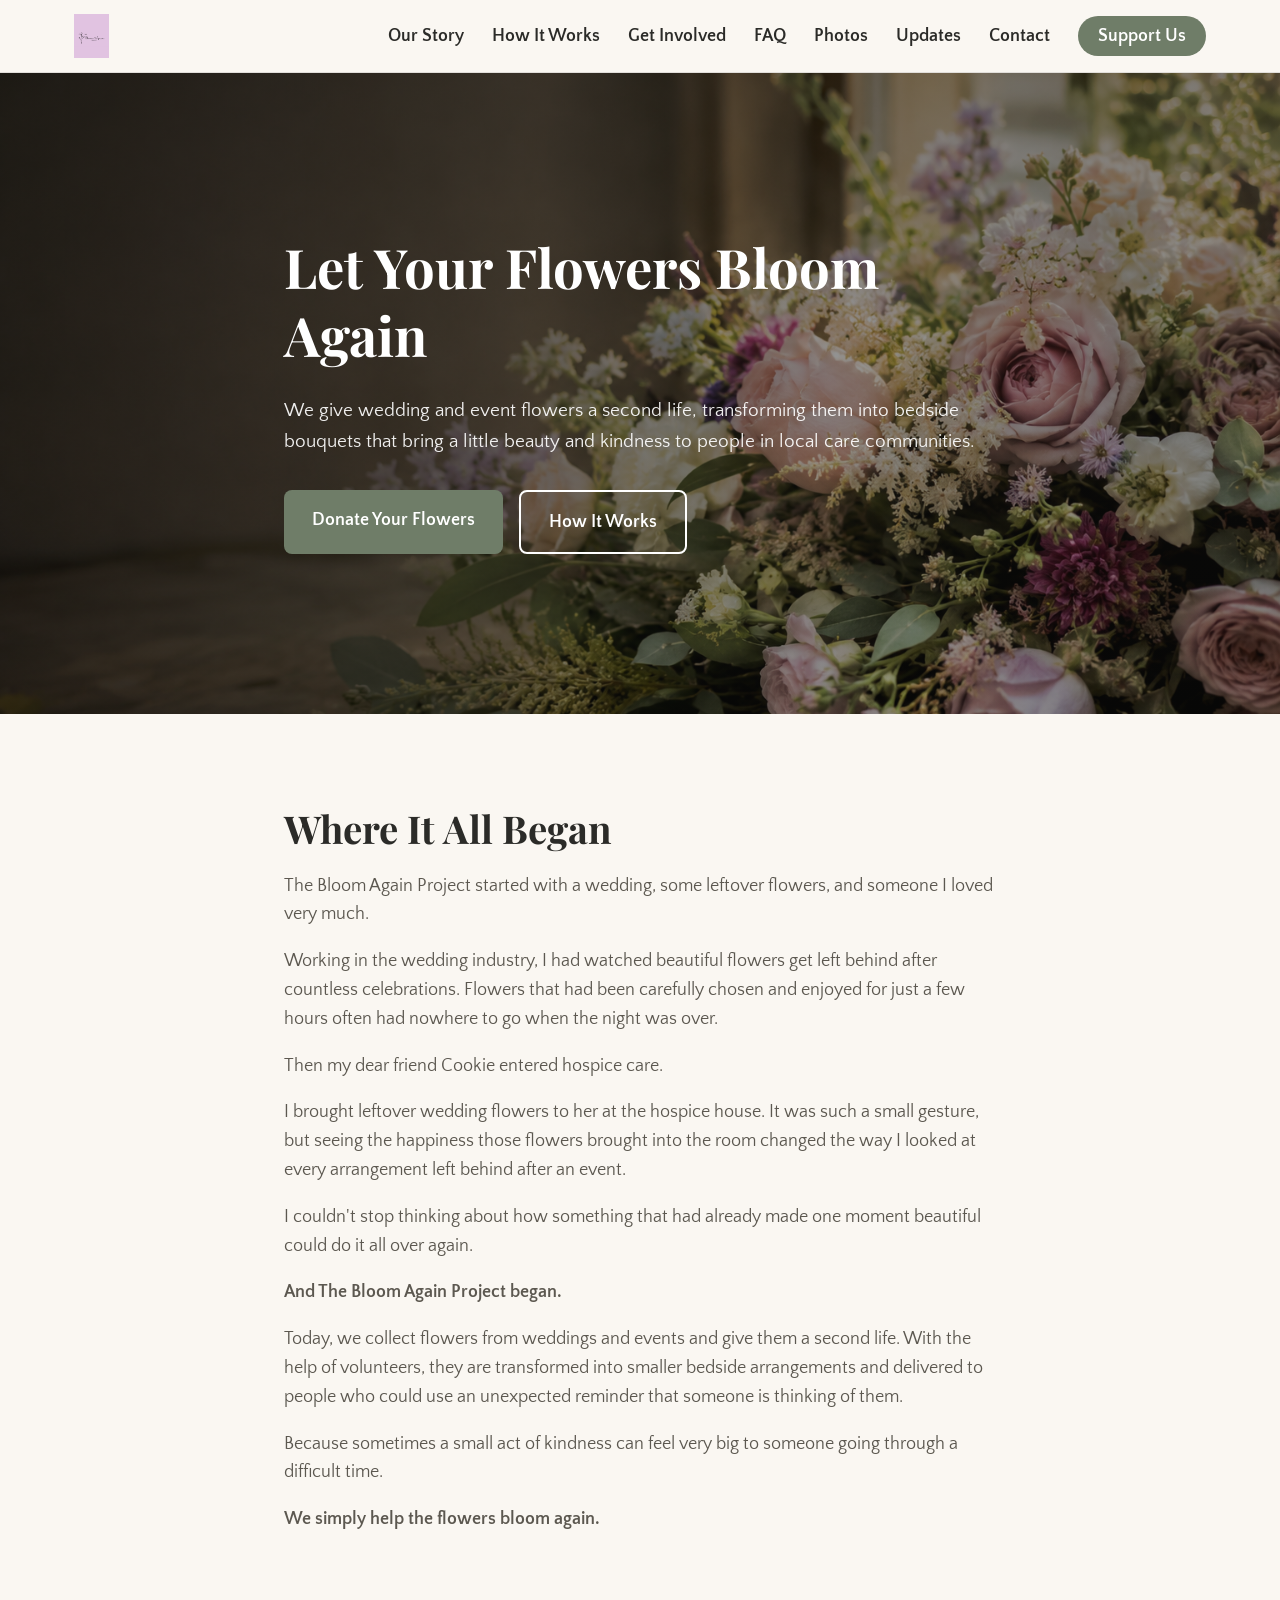
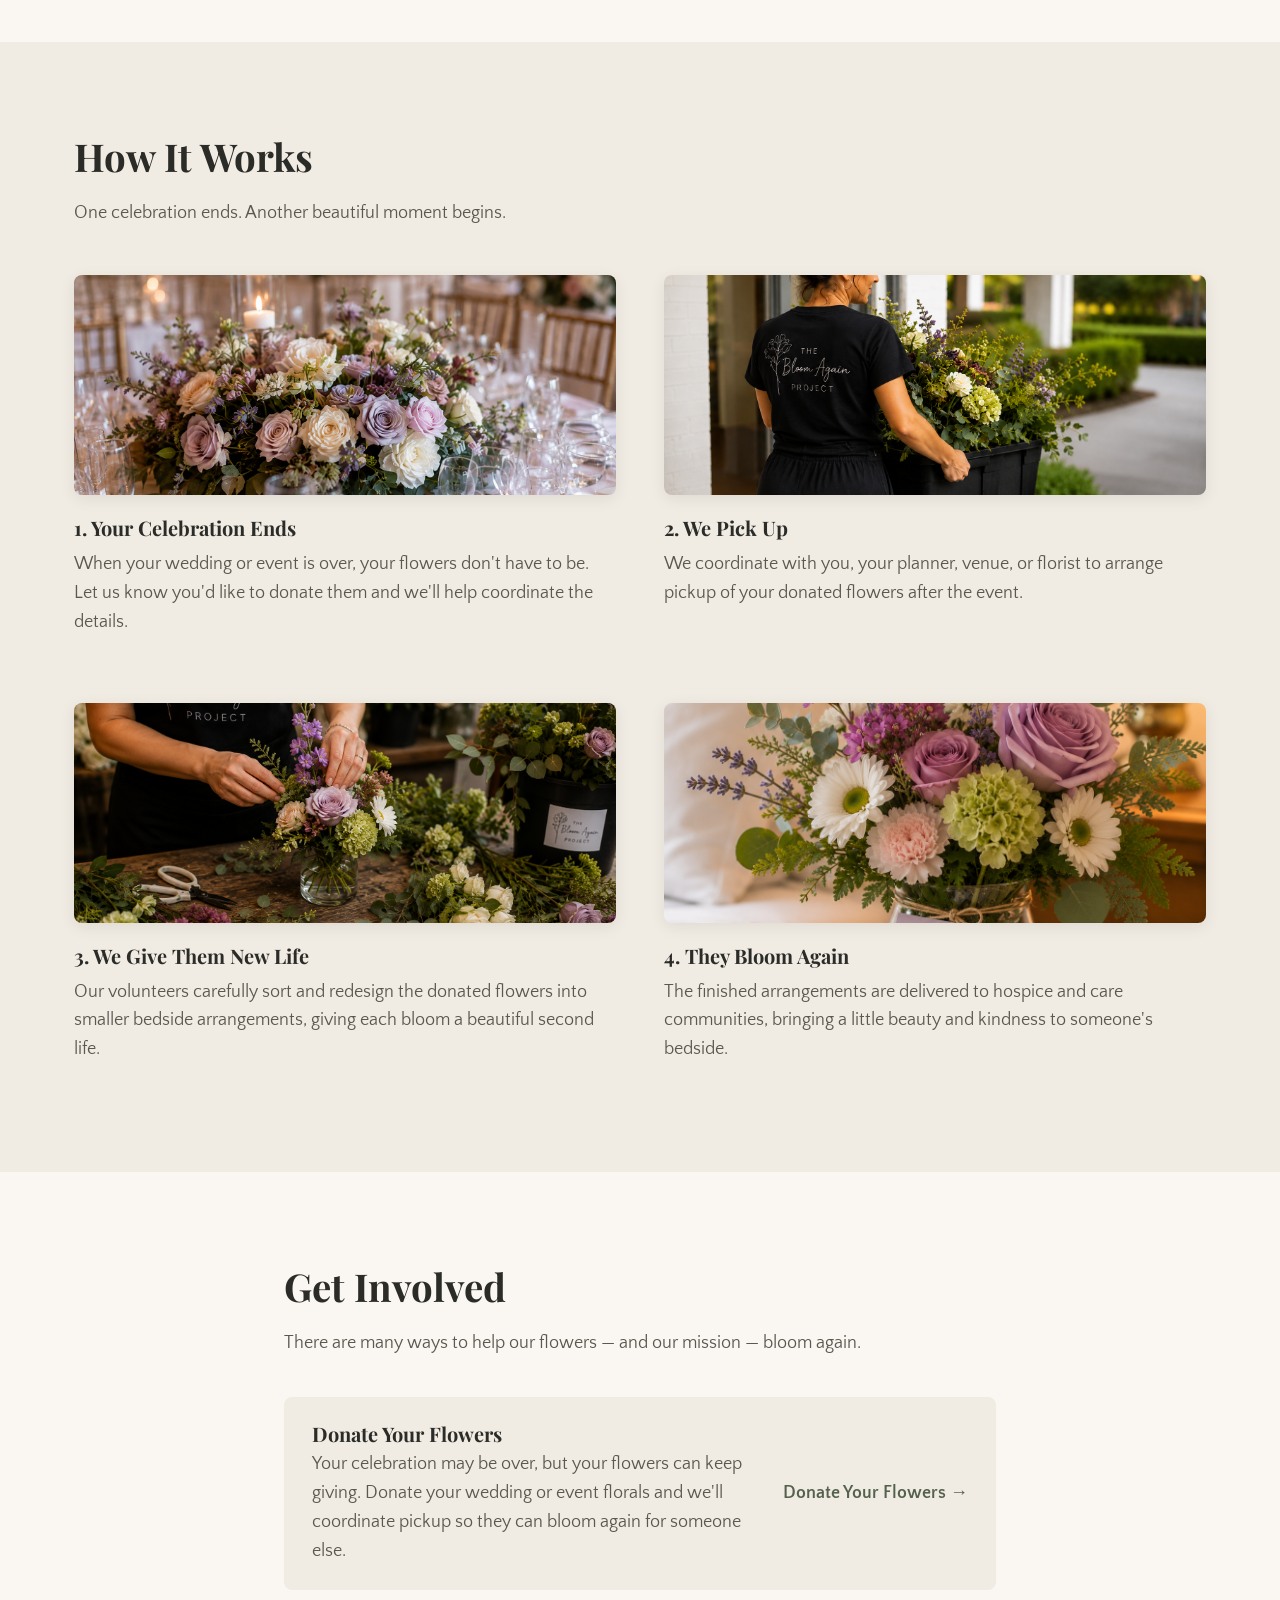
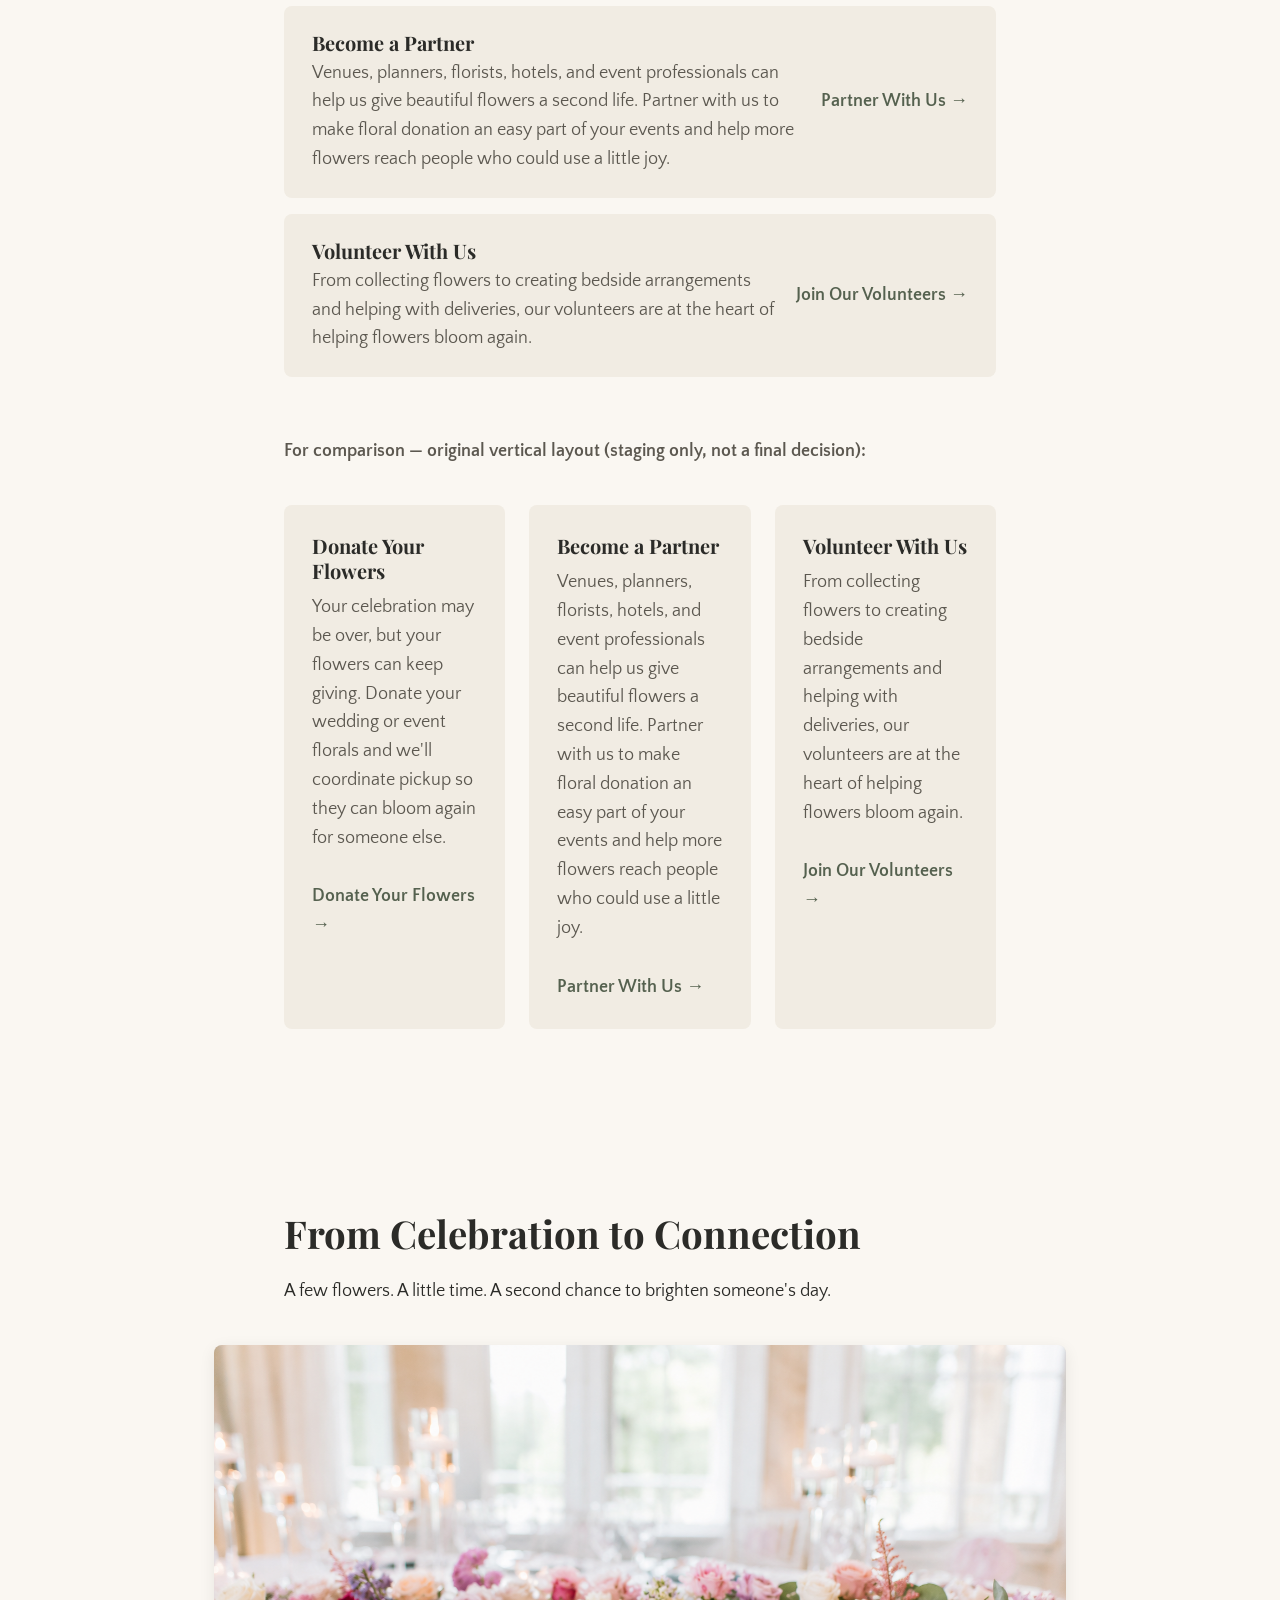
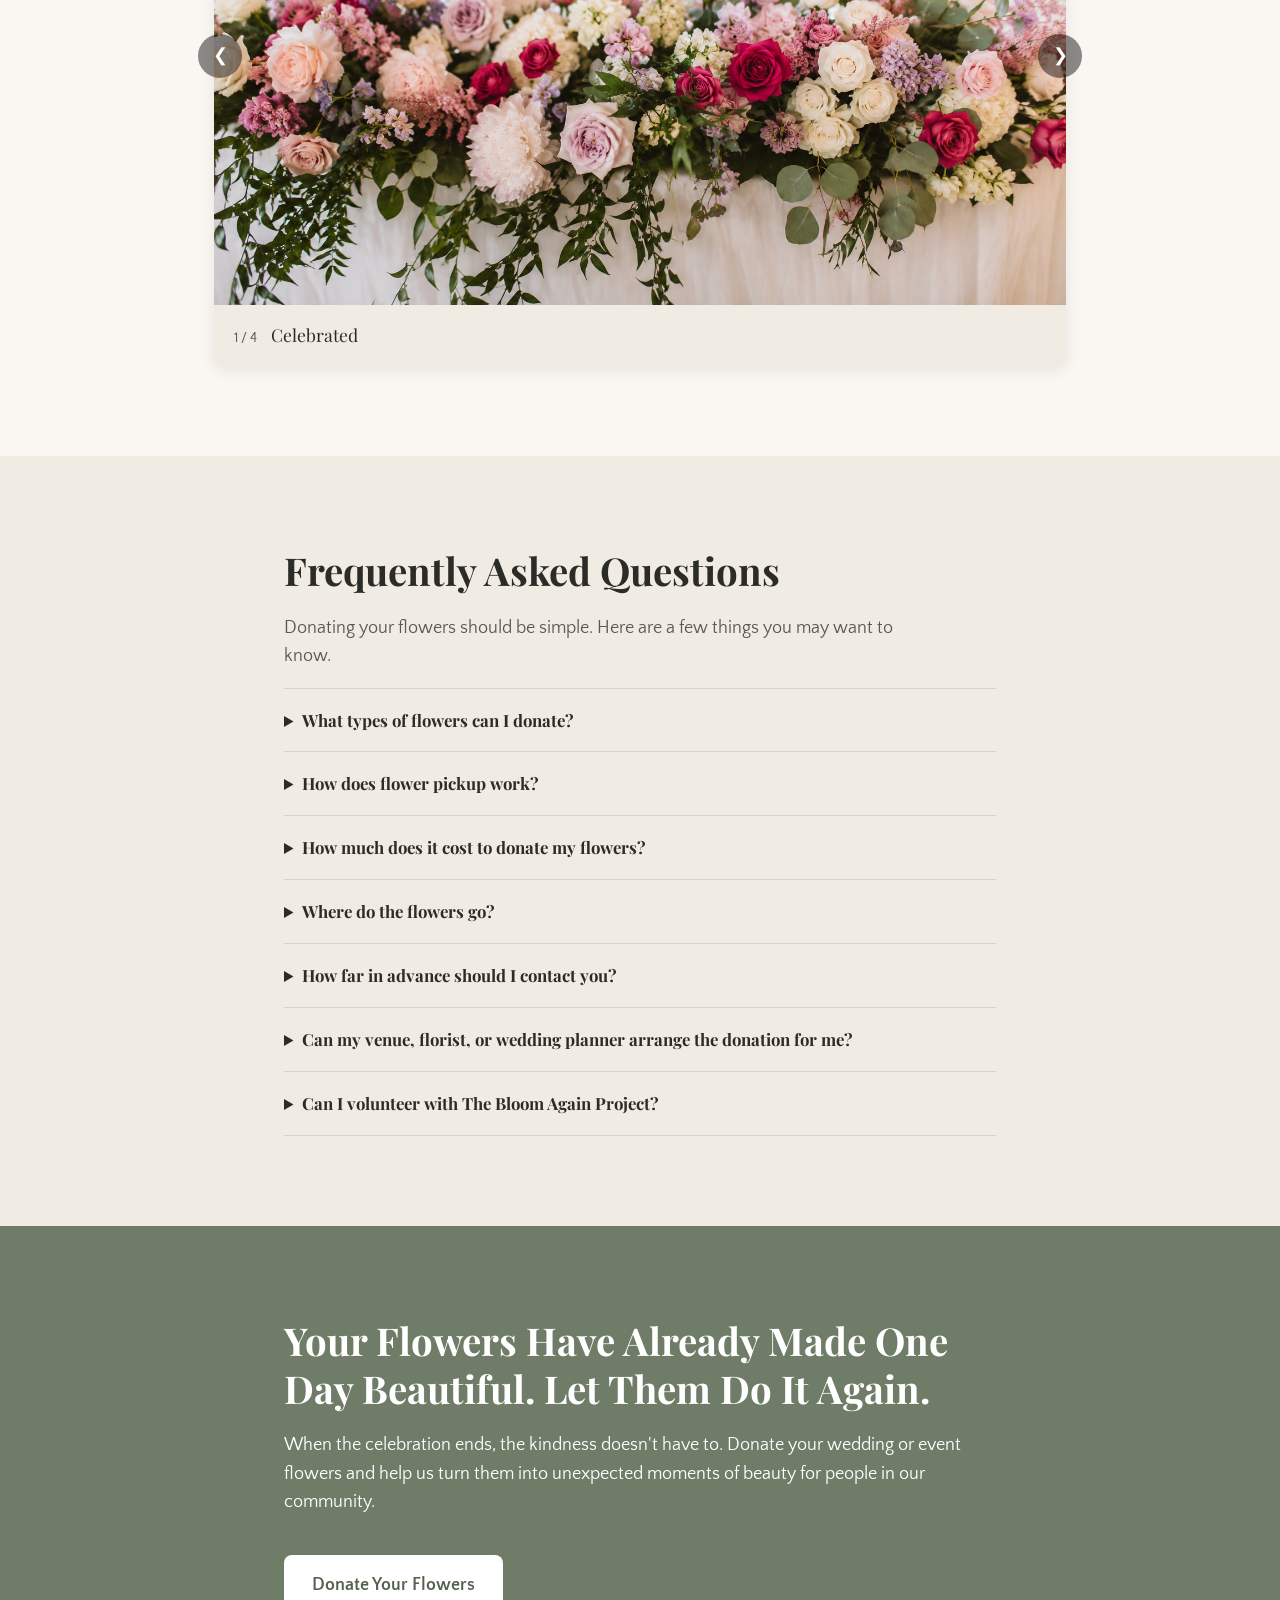
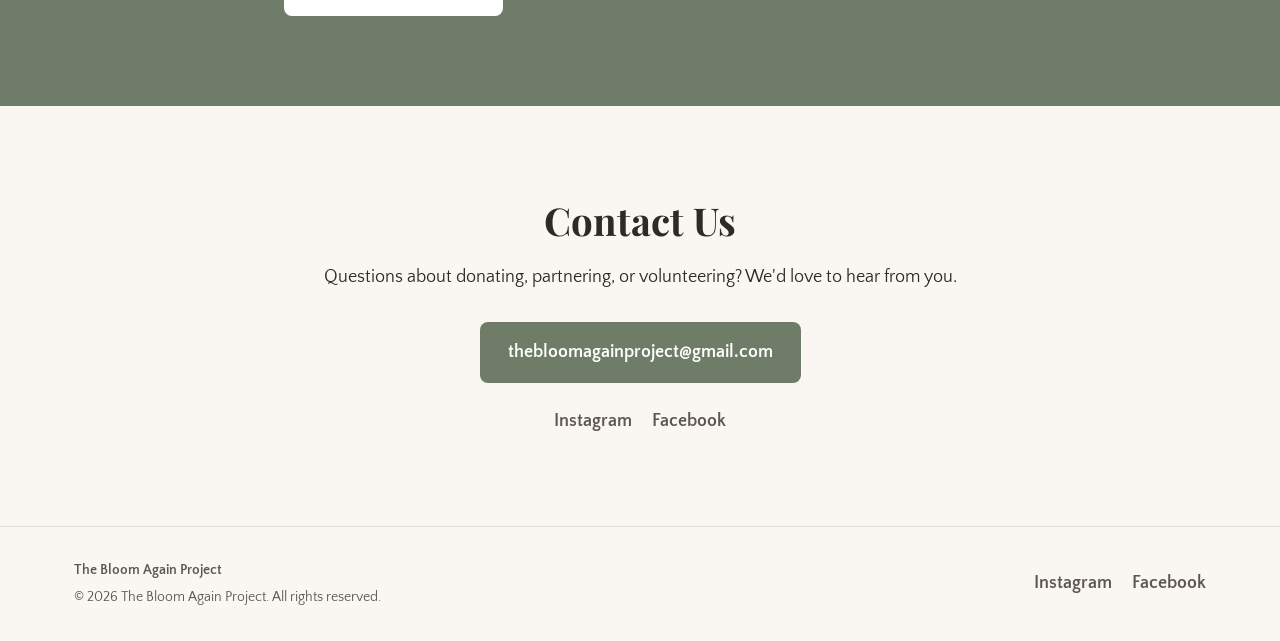
<file: index.html>
<!DOCTYPE html>
<html lang="en">
<head>
  <meta charset="UTF-8">
  <meta name="viewport" content="width=device-width, initial-scale=1.0">
  <title>The Bloom Again Project | Wedding Flower Donation, Treasure Coast FL</title>
  <meta name="description" content="Donate leftover wedding and event flowers to The Bloom Again Project. We repurpose them into bedside bouquets for hospice, nursing homes, and care communities on Florida's Treasure Coast.">

  <meta property="og:type" content="website">
  <meta property="og:title" content="The Bloom Again Project | Wedding Flower Donation">
  <meta property="og:description" content="We give wedding and event flowers a second life, transforming them into bedside bouquets for people in local care communities.">
  <meta property="og:image" content="images/og-image.png">
  <meta name="twitter:card" content="summary_large_image">

  <link rel="icon" href="images/favicon.png">

  <link rel="preconnect" href="https://fonts.googleapis.com">
  <link rel="preconnect" href="https://fonts.gstatic.com" crossorigin>
  <link href="https://fonts.googleapis.com/css2?family=Playfair+Display:wght@400;700&family=Quattrocento+Sans:ital,wght@0,400;0,700;1,400;1,700&display=swap" rel="stylesheet">

  <link rel="stylesheet" href="css/styles.css">
</head>
<body>
  <a class="skip-link" href="#main">Skip to main content</a>

  <header class="site-header" id="top">
    <div class="header-inner container">
      <a class="logo" href="#top">
        <img src="images/logo.png" alt="The Bloom Again Project">
      </a>

      <nav class="main-nav" aria-label="Primary">
        <ul>
          <li><a href="#our-story">Our Story</a></li>
          <li><a href="#how-it-works">How It Works</a></li>
          <li><a href="#get-involved">Get Involved</a></li>
          <li><a href="#faq">FAQ</a></li>
          <li><a href="photos.html">Photos</a></li>
          <li><a href="updates.html">Updates</a></li>
          <li><a href="#contact">Contact</a></li>
          <li><a class="nav-cta" href="donate.html">Support Us</a></li>
        </ul>
      </nav>

      <button class="nav-toggle" type="button" aria-expanded="false" aria-controls="mobile-nav" aria-label="Open menu">
        <span></span><span></span><span></span>
      </button>
    </div>

    <nav id="mobile-nav" class="mobile-nav" aria-label="Mobile" hidden>
      <ul>
        <li><a href="#our-story">Our Story</a></li>
        <li><a href="#how-it-works">How It Works</a></li>
        <li><a href="#get-involved">Get Involved</a></li>
        <li><a href="#faq">FAQ</a></li>
        <li><a href="photos.html">Photos</a></li>
        <li><a href="updates.html">Updates</a></li>
        <li><a href="#contact">Contact</a></li>
        <li><a class="nav-cta" href="donate.html">Support Us</a></li>
      </ul>
    </nav>
  </header>

  <main id="main">
    <section class="hero" style="background-image:url('images/hero-bg.png')">
      <div class="hero-overlay"></div>
      <div class="hero-content container-small">
        <h1>Let Your Flowers Bloom Again</h1>
        <p class="lead">We give wedding and event flowers a second life, transforming them into bedside bouquets that bring a little beauty and kindness to people in local care communities.</p>
        <div class="cta-group">
          <a class="btn btn-primary" href="mailto:thebloomagainproject@gmail.com?subject=Flower%20Donation%20Inquiry">Donate Your Flowers</a>
          <a class="btn btn-secondary" href="#how-it-works">How It Works</a>
        </div>
      </div>
    </section>

    <section id="our-story" class="story">
      <div class="container-small">
        <h2>Where It All Began</h2>
        <p>The Bloom Again Project started with a wedding, some leftover flowers, and someone I loved very much.</p>
        <p>Working in the wedding industry, I had watched beautiful flowers get left behind after countless celebrations. Flowers that had been carefully chosen and enjoyed for just a few hours often had nowhere to go when the night was over.</p>
        <p>Then my dear friend Cookie entered hospice care.</p>
        <p>I brought leftover wedding flowers to her at the hospice house. It was such a small gesture, but seeing the happiness those flowers brought into the room changed the way I looked at every arrangement left behind after an event.</p>
        <p>I couldn't stop thinking about how something that had already made one moment beautiful could do it all over again.</p>
        <p><strong>And The Bloom Again Project began.</strong></p>
        <p>Today, we collect flowers from weddings and events and give them a second life. With the help of volunteers, they are transformed into smaller bedside arrangements and delivered to people who could use an unexpected reminder that someone is thinking of them.</p>
        <p>Because sometimes a small act of kindness can feel very big to someone going through a difficult time.</p>
        <p><strong>We simply help the flowers bloom again.</strong></p>
      </div>
    </section>

    <section id="how-it-works" class="steps">
      <div class="container">
        <h2>How It Works</h2>
        <p class="section-lead">One celebration ends. Another beautiful moment begins.</p>

        <ol class="steps-list">
          <li class="step">
            <img src="images/step-1-celebration-ends.png" alt="Wedding reception flowers ready to be donated to The Bloom Again Project">
            <h3>1. Your Celebration Ends</h3>
            <p>When your wedding or event is over, your flowers don't have to be. Let us know you'd like to donate them and we'll help coordinate the details.</p>
          </li>
          <li class="step">
            <img src="images/step-2-we-pick-up.png" alt="The Bloom Again Project volunteer collecting donated wedding flowers">
            <h3>2. We Pick Up</h3>
            <p>We coordinate with you, your planner, venue, or florist to arrange pickup of your donated flowers after the event.</p>
          </li>
          <li class="step">
            <img src="images/step-3-new-life.png" alt="Volunteer transforming donated event flowers into small bedside bouquets">
            <h3>3. We Give Them New Life</h3>
            <p>Our volunteers carefully sort and redesign the donated flowers into smaller bedside arrangements, giving each bloom a beautiful second life.</p>
          </li>
          <li class="step">
            <img src="images/step-4-bloom-again.png" alt="Repurposed floral arrangement ready for delivery to a care community">
            <h3>4. They Bloom Again</h3>
            <p>The finished arrangements are delivered to hospice and care communities, bringing a little beauty and kindness to someone's bedside.</p>
          </li>
        </ol>
      </div>
    </section>

    <section id="get-involved" class="involve">
      <div class="container-small">
        <h2>Get Involved</h2>
        <p class="section-lead">There are many ways to help our flowers — and our mission — bloom again.</p>

        <div class="involve-grid">
          <article class="involve-card">
            <div class="involve-text">
              <h3>Donate Your Flowers</h3>
              <p>Your celebration may be over, but your flowers can keep giving. Donate your wedding or event florals and we'll coordinate pickup so they can bloom again for someone else.</p>
            </div>
            <a class="link-arrow" href="mailto:thebloomagainproject@gmail.com?subject=Flower%20Donation%20Inquiry">Donate Your Flowers →</a>
          </article>
          <article class="involve-card">
            <div class="involve-text">
              <h3>Become a Partner</h3>
              <p>Venues, planners, florists, hotels, and event professionals can help us give beautiful flowers a second life. Partner with us to make floral donation an easy part of your events and help more flowers reach people who could use a little joy.</p>
            </div>
            <a class="link-arrow" href="mailto:thebloomagainproject@gmail.com?subject=Partnership%20Inquiry">Partner With Us →</a>
          </article>
          <article class="involve-card">
            <div class="involve-text">
              <h3>Volunteer With Us</h3>
              <p>From collecting flowers to creating bedside arrangements and helping with deliveries, our volunteers are at the heart of helping flowers bloom again.</p>
            </div>
            <a class="link-arrow" href="mailto:thebloomagainproject@gmail.com?subject=Volunteer%20Inquiry">Join Our Volunteers →</a>
          </article>
        </div>

        <p class="section-lead" style="margin-top:60px;"><strong>For comparison — original vertical layout (staging only, not a final decision):</strong></p>
        <div class="involve-grid-vertical">
          <article class="involve-card-vertical">
            <h3>Donate Your Flowers</h3>
            <p>Your celebration may be over, but your flowers can keep giving. Donate your wedding or event florals and we'll coordinate pickup so they can bloom again for someone else.</p>
            <a class="link-arrow" href="mailto:thebloomagainproject@gmail.com?subject=Flower%20Donation%20Inquiry">Donate Your Flowers →</a>
          </article>
          <article class="involve-card-vertical">
            <h3>Become a Partner</h3>
            <p>Venues, planners, florists, hotels, and event professionals can help us give beautiful flowers a second life. Partner with us to make floral donation an easy part of your events and help more flowers reach people who could use a little joy.</p>
            <a class="link-arrow" href="mailto:thebloomagainproject@gmail.com?subject=Partnership%20Inquiry">Partner With Us →</a>
          </article>
          <article class="involve-card-vertical">
            <h3>Volunteer With Us</h3>
            <p>From collecting flowers to creating bedside arrangements and helping with deliveries, our volunteers are at the heart of helping flowers bloom again.</p>
            <a class="link-arrow" href="mailto:thebloomagainproject@gmail.com?subject=Volunteer%20Inquiry">Join Our Volunteers →</a>
          </article>
        </div>
      </div>
    </section>

    <section id="gallery" class="gallery" aria-label="From celebration to connection photo gallery">
      <div class="container-small gallery-intro">
        <h2>From Celebration to Connection</h2>
        <p>A few flowers. A little time. A second chance to brighten someone's day.</p>
      </div>

      <div class="slideshow" id="slideshow">
        <button class="slide-btn prev" type="button" aria-label="Previous photo">&#10094;</button>

        <div class="slide-track">
          <figure class="slide is-active" data-index="0">
            <img src="images/gallery-1-celebrated.png" alt="Wedding flowers before being donated to The Bloom Again Project">
            <figcaption><span class="slide-count">1 / 4</span> Celebrated</figcaption>
          </figure>
          <figure class="slide" data-index="1">
            <img src="images/gallery-2-collected.png" alt="Donated wedding flowers being collected for The Bloom Again Project">
            <figcaption><span class="slide-count">2 / 4</span> Collected</figcaption>
          </figure>
          <figure class="slide" data-index="2">
            <img src="images/gallery-3-reimagined.png" alt="Volunteer repurposing donated flowers into bedside arrangements">
            <figcaption><span class="slide-count">3 / 4</span> Reimagined</figcaption>
          </figure>
          <figure class="slide" data-index="3">
            <img src="images/gallery-4-blooming-again.png" alt="Finished bedside bouquets ready to be delivered to local care communities">
            <figcaption><span class="slide-count">4 / 4</span> Blooming Again</figcaption>
          </figure>
        </div>

        <button class="slide-btn next" type="button" aria-label="Next photo">&#10095;</button>
      </div>
    </section>

    <section id="faq" class="faq">
      <div class="container-small">
        <h2>Frequently Asked Questions</h2>
        <p class="section-lead">Donating your flowers should be simple. Here are a few things you may want to know.</p>

        <details class="question">
          <summary>What types of flowers can I donate?</summary>
          <p>We accept fresh flowers from weddings, celebrations, corporate events, hotels, venues, and other special events. Flowers should still be in good condition so our volunteers can give them a beautiful second life.</p>
        </details>
        <details class="question">
          <summary>How does flower pickup work?</summary>
          <p>Once we know about your event, we'll <strong>work to coordinate</strong> pickup details with you, your planner, venue, florist, or designated contact. Our goal is to make donating your flowers as easy and hassle-free as possible.</p>
        </details>
        <details class="question">
          <summary>How much does it cost to donate my flowers?</summary>
          <p>There is no cost to donate your flowers to The Bloom Again Project. We simply ask that you contact us in advance so we can work with you to coordinate the donation and pickup.</p>
        </details>
        <details class="question">
          <summary>Where do the flowers go?</summary>
          <p>Donated flowers are repurposed into smaller arrangements and delivered to people in hospice, nursing homes, and other care communities in our local area.</p>
        </details>
        <details class="question">
          <summary>How far in advance should I contact you?</summary>
          <p>The earlier, the better. Advance notice helps us coordinate volunteers, transportation, and delivery. If your event is coming up soon, you're still welcome to reach out and we'll do our best to accommodate your donation.</p>
        </details>
        <details class="question">
          <summary>Can my venue, florist, or wedding planner arrange the donation for me?</summary>
          <p>Absolutely. We love working directly with venues, planners, florists, hotels, and event professionals. They can contact us on your behalf and help coordinate the pickup details.</p>
        </details>
        <details class="question">
          <summary>Can I volunteer with The Bloom Again Project?</summary>
          <p>Yes. Volunteers are an important part of what we do. Opportunities may include collecting donated flowers, preparing arrangements, organizing supplies, and assisting with deliveries.</p>
        </details>
      </div>
    </section>

    <section class="final-cta">
      <div class="container-small">
        <h2>Your Flowers Have Already Made One Day Beautiful. Let Them Do It Again.</h2>
        <p>When the celebration ends, the kindness doesn't have to. Donate your wedding or event flowers and help us turn them into unexpected moments of beauty for people in our community.</p>
        <a class="btn btn-primary" href="mailto:thebloomagainproject@gmail.com?subject=Flower%20Donation%20Inquiry">Donate Your Flowers</a>
      </div>
    </section>

    <section id="contact" class="contact">
      <div class="container-small">
        <h2>Contact Us</h2>
        <p>Questions about donating, partnering, or volunteering? We'd love to hear from you.</p>
        <a class="btn btn-primary" href="mailto:thebloomagainproject@gmail.com">thebloomagainproject@gmail.com</a>
        <ul class="social-links">
          <li><a href="https://www.instagram.com/bloom_again_project/" target="_blank" rel="noopener noreferrer">Instagram</a></li>
          <li><a href="https://www.facebook.com/p/The-Bloom-Again-Project-61579501516312/" target="_blank" rel="noopener noreferrer">Facebook</a></li>
        </ul>
      </div>
    </section>
  </main>

  <footer class="site-footer">
    <div class="container footer-inner">
      <div class="footer-brand">
        <strong>The Bloom Again Project</strong>
        <span>© 2026 The Bloom Again Project. All rights reserved.</span>
      </div>
      <ul class="social-links">
        <li><a href="https://www.instagram.com/bloom_again_project/" target="_blank" rel="noopener noreferrer">Instagram</a></li>
        <li><a href="https://www.facebook.com/p/The-Bloom-Again-Project-61579501516312/" target="_blank" rel="noopener noreferrer">Facebook</a></li>
      </ul>
    </div>
  </footer>

  <script src="js/main.js" defer></script>
</body>
</html>
</file>
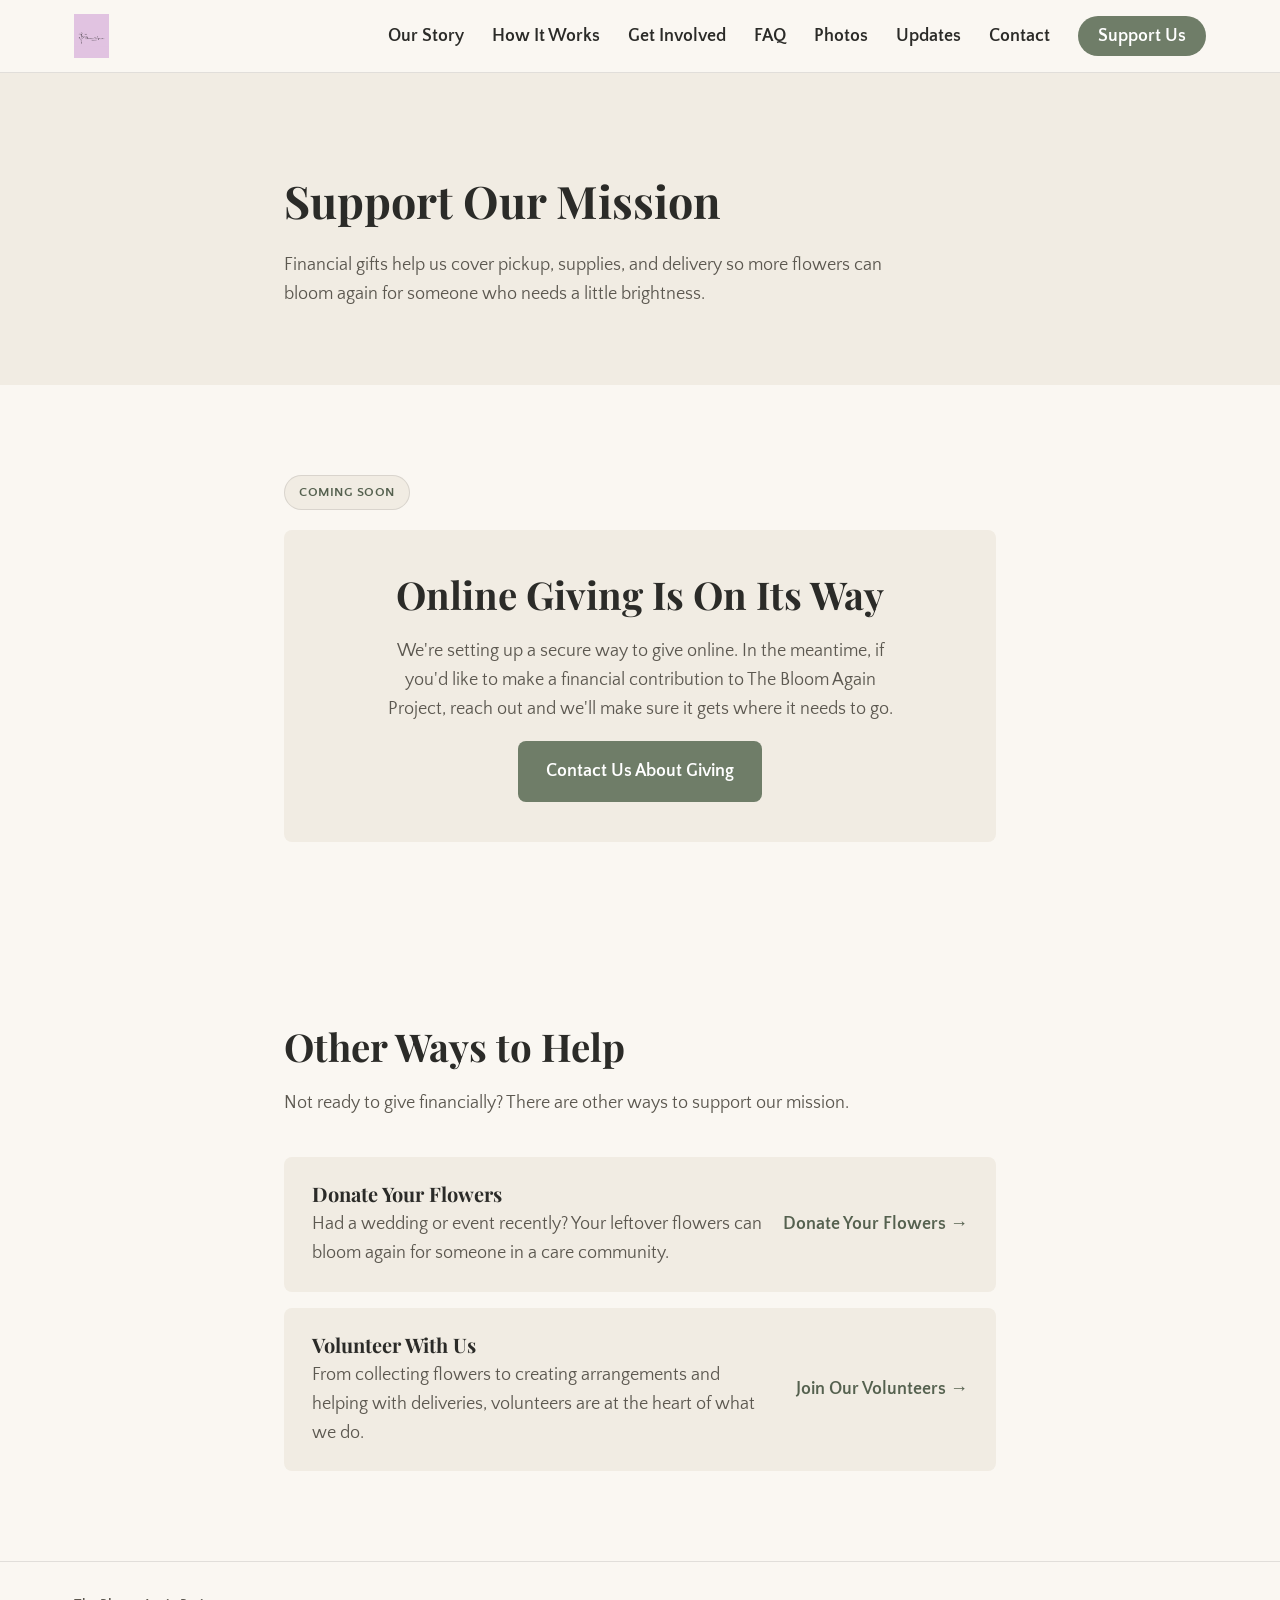
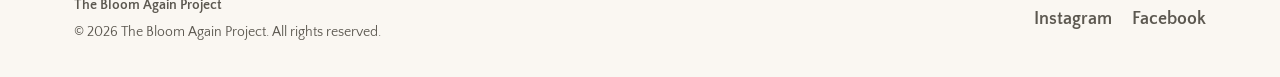
<file: donate.html>
<!DOCTYPE html>
<html lang="en">
<head>
  <meta charset="UTF-8">
  <meta name="viewport" content="width=device-width, initial-scale=1.0">
  <title>Support Us | The Bloom Again Project</title>
  <meta name="description" content="Financial support for The Bloom Again Project helps us collect and deliver repurposed flowers to hospice and care communities. Online giving is coming soon.">

  <meta property="og:type" content="website">
  <meta property="og:title" content="Support Us | The Bloom Again Project">
  <meta property="og:description" content="Financial support for The Bloom Again Project helps us collect and deliver repurposed flowers to hospice and care communities.">
  <meta property="og:image" content="images/og-image.png">
  <meta name="twitter:card" content="summary_large_image">

  <link rel="icon" href="images/favicon.png">

  <link rel="preconnect" href="https://fonts.googleapis.com">
  <link rel="preconnect" href="https://fonts.gstatic.com" crossorigin>
  <link href="https://fonts.googleapis.com/css2?family=Playfair+Display:wght@400;700&family=Quattrocento+Sans:ital,wght@0,400;0,700;1,400;1,700&display=swap" rel="stylesheet">

  <link rel="stylesheet" href="css/styles.css">
</head>
<body>
  <a class="skip-link" href="#main">Skip to main content</a>

  <header class="site-header" id="top">
    <div class="header-inner container">
      <a class="logo" href="index.html">
        <img src="images/logo.png" alt="The Bloom Again Project">
      </a>

      <nav class="main-nav" aria-label="Primary">
        <ul>
          <li><a href="index.html#our-story">Our Story</a></li>
          <li><a href="index.html#how-it-works">How It Works</a></li>
          <li><a href="index.html#get-involved">Get Involved</a></li>
          <li><a href="index.html#faq">FAQ</a></li>
          <li><a href="photos.html">Photos</a></li>
          <li><a href="updates.html">Updates</a></li>
          <li><a href="index.html#contact">Contact</a></li>
          <li><a class="nav-cta" href="donate.html" aria-current="page">Support Us</a></li>
        </ul>
      </nav>

      <button class="nav-toggle" type="button" aria-expanded="false" aria-controls="mobile-nav" aria-label="Open menu">
        <span></span><span></span><span></span>
      </button>
    </div>

    <nav id="mobile-nav" class="mobile-nav" aria-label="Mobile" hidden>
      <ul>
        <li><a href="index.html#our-story">Our Story</a></li>
        <li><a href="index.html#how-it-works">How It Works</a></li>
        <li><a href="index.html#get-involved">Get Involved</a></li>
        <li><a href="index.html#faq">FAQ</a></li>
        <li><a href="photos.html">Photos</a></li>
        <li><a href="updates.html">Updates</a></li>
        <li><a href="index.html#contact">Contact</a></li>
        <li><a class="nav-cta" href="donate.html" aria-current="page">Support Us</a></li>
      </ul>
    </nav>
  </header>

  <main id="main">
    <section class="page-hero">
      <div class="container-small">
        <h1>Support Our Mission</h1>
        <p class="section-lead">Financial gifts help us cover pickup, supplies, and delivery so more flowers can bloom again for someone who needs a little brightness.</p>
      </div>
    </section>

    <section class="donate-status">
      <div class="container-small">
        <span class="coming-soon">Coming Soon</span>
        <div class="placeholder-card">
          <h2>Online Giving Is On Its Way</h2>
          <p>We're setting up a secure way to give online. In the meantime, if you'd like to make a financial contribution to The Bloom Again Project, reach out and we'll make sure it gets where it needs to go.</p>
          <a class="btn btn-primary" href="mailto:thebloomagainproject@gmail.com?subject=Financial%20Donation%20Inquiry">Contact Us About Giving</a>
        </div>
      </div>
    </section>

    <section class="involve">
      <div class="container-small">
        <h2>Other Ways to Help</h2>
        <p class="section-lead">Not ready to give financially? There are other ways to support our mission.</p>
        <div class="involve-grid">
          <article class="involve-card">
            <div class="involve-text">
              <h3>Donate Your Flowers</h3>
              <p>Had a wedding or event recently? Your leftover flowers can bloom again for someone in a care community.</p>
            </div>
            <a class="link-arrow" href="mailto:thebloomagainproject@gmail.com?subject=Flower%20Donation%20Inquiry">Donate Your Flowers →</a>
          </article>
          <article class="involve-card">
            <div class="involve-text">
              <h3>Volunteer With Us</h3>
              <p>From collecting flowers to creating arrangements and helping with deliveries, volunteers are at the heart of what we do.</p>
            </div>
            <a class="link-arrow" href="mailto:thebloomagainproject@gmail.com?subject=Volunteer%20Inquiry">Join Our Volunteers →</a>
          </article>
        </div>
      </div>
    </section>
  </main>

  <footer class="site-footer">
    <div class="container footer-inner">
      <div class="footer-brand">
        <strong>The Bloom Again Project</strong>
        <span>© 2026 The Bloom Again Project. All rights reserved.</span>
      </div>
      <ul class="social-links">
        <li><a href="https://www.instagram.com/bloom_again_project/" target="_blank" rel="noopener noreferrer">Instagram</a></li>
        <li><a href="https://www.facebook.com/p/The-Bloom-Again-Project-61579501516312/" target="_blank" rel="noopener noreferrer">Facebook</a></li>
      </ul>
    </div>
  </footer>

  <script src="js/main.js" defer></script>
</body>
</html>
</file>
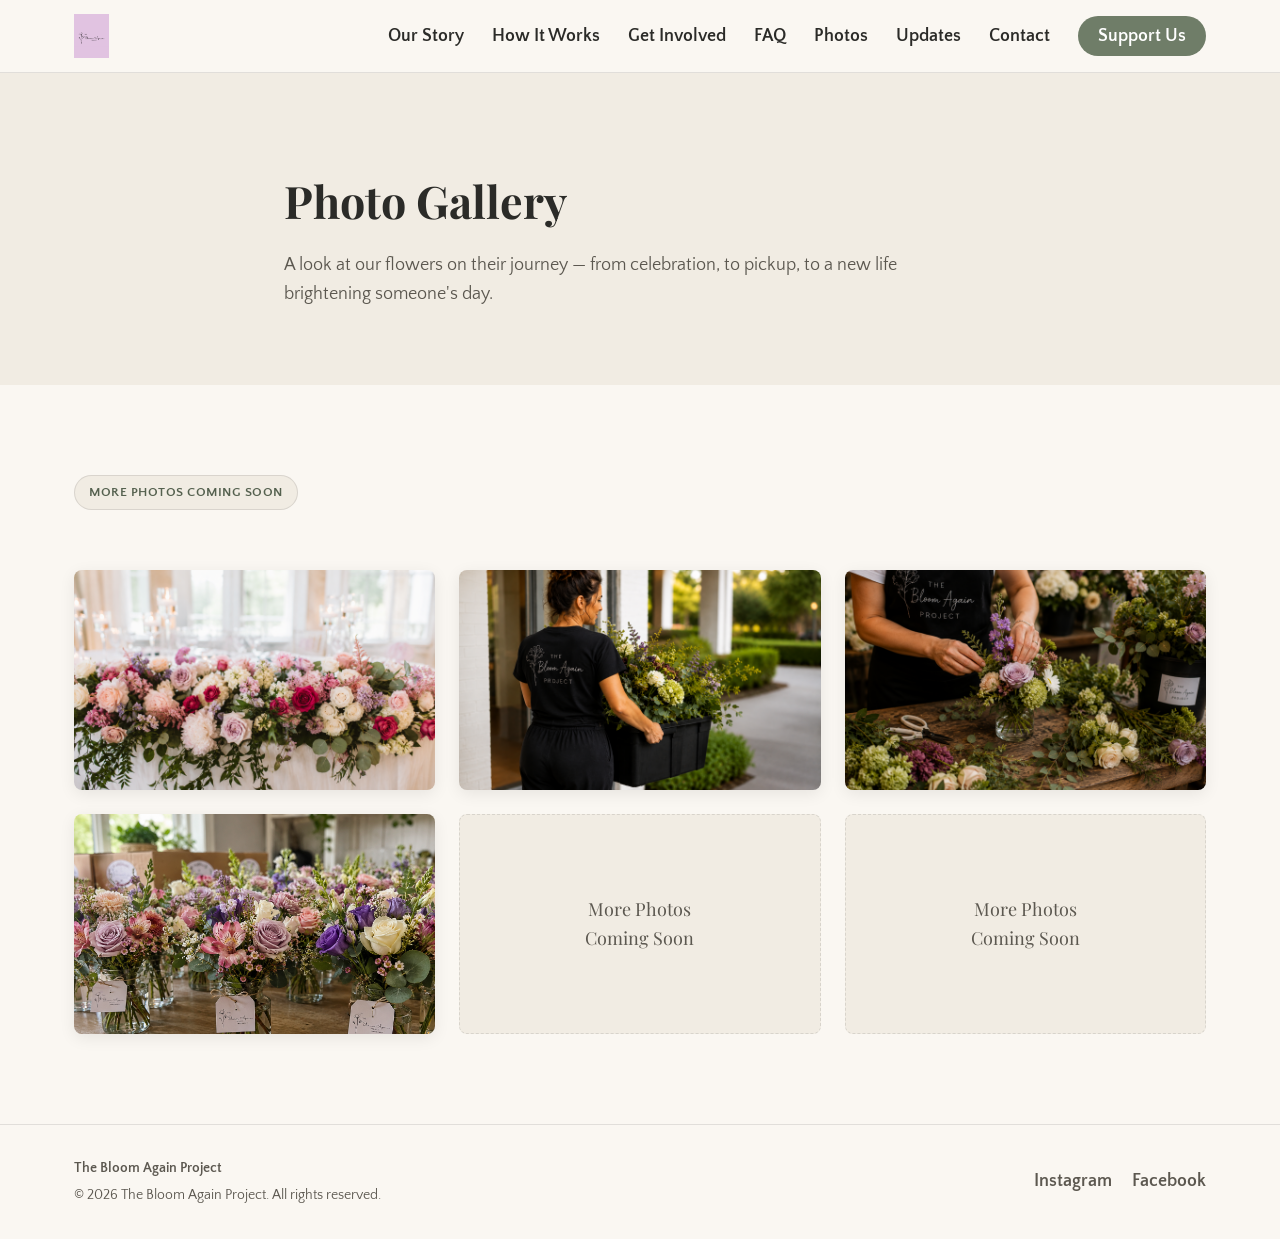
<file: photos.html>
<!DOCTYPE html>
<html lang="en">
<head>
  <meta charset="UTF-8">
  <meta name="viewport" content="width=device-width, initial-scale=1.0">
  <title>Photos | The Bloom Again Project</title>
  <meta name="description" content="Photos from The Bloom Again Project's flower pickups, volunteer arrangements, and deliveries to hospice and care communities.">

  <meta property="og:type" content="website">
  <meta property="og:title" content="Photos | The Bloom Again Project">
  <meta property="og:description" content="Photos from The Bloom Again Project's flower pickups, volunteer arrangements, and deliveries to hospice and care communities.">
  <meta property="og:image" content="images/og-image.png">
  <meta name="twitter:card" content="summary_large_image">

  <link rel="icon" href="images/favicon.png">

  <link rel="preconnect" href="https://fonts.googleapis.com">
  <link rel="preconnect" href="https://fonts.gstatic.com" crossorigin>
  <link href="https://fonts.googleapis.com/css2?family=Playfair+Display:wght@400;700&family=Quattrocento+Sans:ital,wght@0,400;0,700;1,400;1,700&display=swap" rel="stylesheet">

  <link rel="stylesheet" href="css/styles.css">
</head>
<body>
  <a class="skip-link" href="#main">Skip to main content</a>

  <header class="site-header" id="top">
    <div class="header-inner container">
      <a class="logo" href="index.html">
        <img src="images/logo.png" alt="The Bloom Again Project">
      </a>

      <nav class="main-nav" aria-label="Primary">
        <ul>
          <li><a href="index.html#our-story">Our Story</a></li>
          <li><a href="index.html#how-it-works">How It Works</a></li>
          <li><a href="index.html#get-involved">Get Involved</a></li>
          <li><a href="index.html#faq">FAQ</a></li>
          <li><a href="photos.html" aria-current="page">Photos</a></li>
          <li><a href="updates.html">Updates</a></li>
          <li><a href="index.html#contact">Contact</a></li>
          <li><a class="nav-cta" href="donate.html">Support Us</a></li>
        </ul>
      </nav>

      <button class="nav-toggle" type="button" aria-expanded="false" aria-controls="mobile-nav" aria-label="Open menu">
        <span></span><span></span><span></span>
      </button>
    </div>

    <nav id="mobile-nav" class="mobile-nav" aria-label="Mobile" hidden>
      <ul>
        <li><a href="index.html#our-story">Our Story</a></li>
        <li><a href="index.html#how-it-works">How It Works</a></li>
        <li><a href="index.html#get-involved">Get Involved</a></li>
        <li><a href="index.html#faq">FAQ</a></li>
        <li><a href="photos.html" aria-current="page">Photos</a></li>
        <li><a href="updates.html">Updates</a></li>
        <li><a href="index.html#contact">Contact</a></li>
        <li><a class="nav-cta" href="donate.html">Support Us</a></li>
      </ul>
    </nav>
  </header>

  <main id="main">
    <section class="page-hero">
      <div class="container-small">
        <h1>Photo Gallery</h1>
        <p class="section-lead">A look at our flowers on their journey — from celebration, to pickup, to a new life brightening someone's day.</p>
      </div>
    </section>

    <section class="gallery">
      <div class="container">
        <span class="coming-soon">More Photos Coming Soon</span>
        <div class="photo-grid">
          <div class="photo-tile">
            <img src="images/gallery-1-celebrated.png" alt="Wedding flowers before being donated to The Bloom Again Project">
          </div>
          <div class="photo-tile">
            <img src="images/gallery-2-collected.png" alt="Donated wedding flowers being collected for The Bloom Again Project">
          </div>
          <div class="photo-tile">
            <img src="images/gallery-3-reimagined.png" alt="Volunteer repurposing donated flowers into bedside arrangements">
          </div>
          <div class="photo-tile">
            <img src="images/gallery-4-blooming-again.png" alt="Finished bedside bouquets ready to be delivered to local care communities">
          </div>
          <div class="photo-tile is-placeholder" aria-hidden="true">More Photos<br>Coming Soon</div>
          <div class="photo-tile is-placeholder" aria-hidden="true">More Photos<br>Coming Soon</div>
        </div>
      </div>
    </section>
  </main>

  <footer class="site-footer">
    <div class="container footer-inner">
      <div class="footer-brand">
        <strong>The Bloom Again Project</strong>
        <span>© 2026 The Bloom Again Project. All rights reserved.</span>
      </div>
      <ul class="social-links">
        <li><a href="https://www.instagram.com/bloom_again_project/" target="_blank" rel="noopener noreferrer">Instagram</a></li>
        <li><a href="https://www.facebook.com/p/The-Bloom-Again-Project-61579501516312/" target="_blank" rel="noopener noreferrer">Facebook</a></li>
      </ul>
    </div>
  </footer>

  <script src="js/main.js" defer></script>
</body>
</html>
</file>
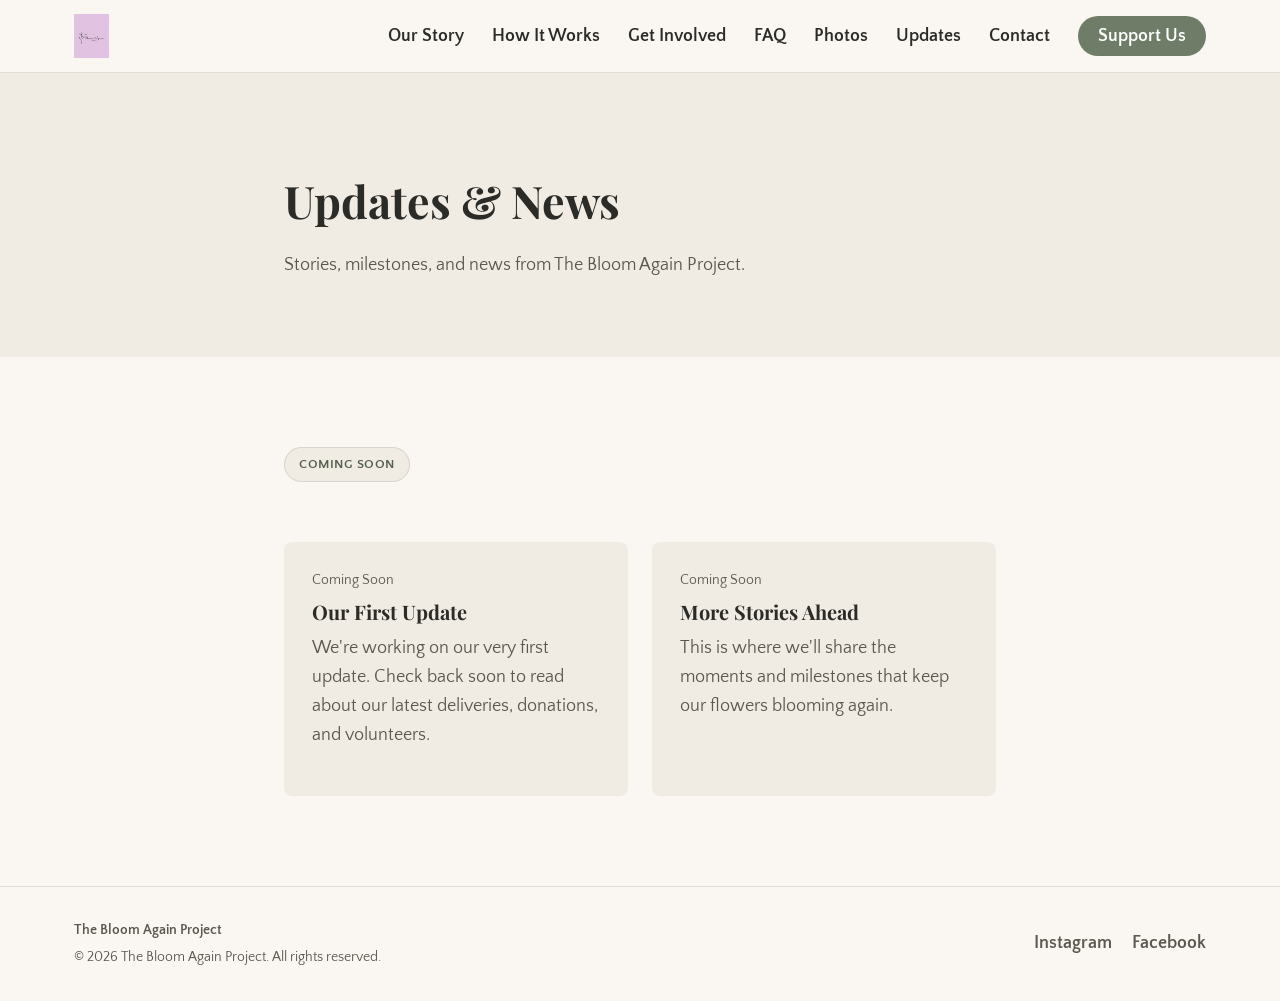
<file: updates.html>
<!DOCTYPE html>
<html lang="en">
<head>
  <meta charset="UTF-8">
  <meta name="viewport" content="width=device-width, initial-scale=1.0">
  <title>Updates | The Bloom Again Project</title>
  <meta name="description" content="News, milestones, and stories from The Bloom Again Project's work repurposing wedding and event flowers for hospice and care communities.">

  <meta property="og:type" content="website">
  <meta property="og:title" content="Updates | The Bloom Again Project">
  <meta property="og:description" content="News, milestones, and stories from The Bloom Again Project.">
  <meta property="og:image" content="images/og-image.png">
  <meta name="twitter:card" content="summary_large_image">

  <link rel="icon" href="images/favicon.png">

  <link rel="preconnect" href="https://fonts.googleapis.com">
  <link rel="preconnect" href="https://fonts.gstatic.com" crossorigin>
  <link href="https://fonts.googleapis.com/css2?family=Playfair+Display:wght@400;700&family=Quattrocento+Sans:ital,wght@0,400;0,700;1,400;1,700&display=swap" rel="stylesheet">

  <link rel="stylesheet" href="css/styles.css">
</head>
<body>
  <a class="skip-link" href="#main">Skip to main content</a>

  <header class="site-header" id="top">
    <div class="header-inner container">
      <a class="logo" href="index.html">
        <img src="images/logo.png" alt="The Bloom Again Project">
      </a>

      <nav class="main-nav" aria-label="Primary">
        <ul>
          <li><a href="index.html#our-story">Our Story</a></li>
          <li><a href="index.html#how-it-works">How It Works</a></li>
          <li><a href="index.html#get-involved">Get Involved</a></li>
          <li><a href="index.html#faq">FAQ</a></li>
          <li><a href="photos.html">Photos</a></li>
          <li><a href="updates.html" aria-current="page">Updates</a></li>
          <li><a href="index.html#contact">Contact</a></li>
          <li><a class="nav-cta" href="donate.html">Support Us</a></li>
        </ul>
      </nav>

      <button class="nav-toggle" type="button" aria-expanded="false" aria-controls="mobile-nav" aria-label="Open menu">
        <span></span><span></span><span></span>
      </button>
    </div>

    <nav id="mobile-nav" class="mobile-nav" aria-label="Mobile" hidden>
      <ul>
        <li><a href="index.html#our-story">Our Story</a></li>
        <li><a href="index.html#how-it-works">How It Works</a></li>
        <li><a href="index.html#get-involved">Get Involved</a></li>
        <li><a href="index.html#faq">FAQ</a></li>
        <li><a href="photos.html">Photos</a></li>
        <li><a href="updates.html" aria-current="page">Updates</a></li>
        <li><a href="index.html#contact">Contact</a></li>
        <li><a class="nav-cta" href="donate.html">Support Us</a></li>
      </ul>
    </nav>
  </header>

  <main id="main">
    <section class="page-hero">
      <div class="container-small">
        <h1>Updates & News</h1>
        <p class="section-lead">Stories, milestones, and news from The Bloom Again Project.</p>
      </div>
    </section>

    <section class="story">
      <div class="container-small">
        <span class="coming-soon">Coming Soon</span>
        <div class="updates-grid">
          <article class="update-card">
            <span class="update-date">Coming Soon</span>
            <h3>Our First Update</h3>
            <p>We're working on our very first update. Check back soon to read about our latest deliveries, donations, and volunteers.</p>
          </article>
          <article class="update-card">
            <span class="update-date">Coming Soon</span>
            <h3>More Stories Ahead</h3>
            <p>This is where we'll share the moments and milestones that keep our flowers blooming again.</p>
          </article>
        </div>
      </div>
    </section>
  </main>

  <footer class="site-footer">
    <div class="container footer-inner">
      <div class="footer-brand">
        <strong>The Bloom Again Project</strong>
        <span>© 2026 The Bloom Again Project. All rights reserved.</span>
      </div>
      <ul class="social-links">
        <li><a href="https://www.instagram.com/bloom_again_project/" target="_blank" rel="noopener noreferrer">Instagram</a></li>
        <li><a href="https://www.facebook.com/p/The-Bloom-Again-Project-61579501516312/" target="_blank" rel="noopener noreferrer">Facebook</a></li>
      </ul>
    </div>
  </footer>

  <script src="js/main.js" defer></script>
</body>
</html>
</file>
<file: css/styles.css>
/* -------------------------------------------------------
   The Bloom Again Project — base styles
   ------------------------------------------------------- */

:root {
  --font-heading: 'Playfair Display', Georgia, serif;
  --font-body: 'Quattrocento Sans', -apple-system, BlinkMacSystemFont, Helvetica Neue, sans-serif;

  --color-bg: #faf7f2;
  --color-bg-alt: #f1ece3;
  --color-text: #2b2b28;
  --color-text-muted: #5c5850;
  --color-accent: #6f7d68;
  --color-accent-dark: #55614f;
  --color-on-accent: #ffffff;
  --color-border: rgba(43, 43, 40, 0.12);

  --radius: 8px;
  --shadow: 0 4px 16px rgba(0, 0, 0, 0.08);
  --max-width: 1180px;
  --max-width-small: 760px;
}

*,
*::before,
*::after {
  box-sizing: border-box;
}

html {
  scroll-behavior: smooth;
}

body {
  margin: 0;
  font-family: var(--font-body);
  font-size: 18px;
  line-height: 1.6;
  color: var(--color-text);
  background: var(--color-bg);
}

img {
  max-width: 100%;
  display: block;
}

h1, h2, h3 {
  font-family: var(--font-heading);
  line-height: 1.25;
  margin: 0 0 0.5em;
  color: var(--color-text);
}

h1 { font-size: clamp(2.2rem, 5vw, 3.4rem); }
h2 { font-size: clamp(1.8rem, 3.5vw, 2.4rem); }
h3 { font-size: 1.25rem; }

p { margin: 0 0 1em; }

a {
  color: var(--color-accent-dark);
}

.skip-link {
  position: absolute;
  left: -9999px;
  top: 0;
  background: var(--color-accent-dark);
  color: #fff;
  padding: 12px 20px;
  z-index: 1000;
  border-radius: 0 0 var(--radius) 0;
}
.skip-link:focus {
  left: 0;
}

.container {
  max-width: var(--max-width);
  margin: 0 auto;
  padding: 0 24px;
}
.container-small {
  max-width: var(--max-width-small);
  margin: 0 auto;
  padding: 0 24px;
}

section {
  padding: 90px 0;
}
@media screen and (max-width: 780px) {
  section {
    padding: 60px 0;
  }
}

.section-lead {
  color: var(--color-text-muted);
  font-size: 1.1rem;
  max-width: 620px;
}

/* Buttons / links -------------------------------------------------- */

.btn {
  display: inline-block;
  font-family: var(--font-body);
  font-weight: 700;
  text-decoration: none;
  padding: 16px 28px;
  border-radius: var(--radius);
  cursor: pointer;
}
.btn-primary {
  background: var(--color-accent);
  color: var(--color-on-accent);
}
.btn-primary:hover {
  background: var(--color-accent-dark);
}
.btn-secondary {
  background: transparent;
  color: var(--color-on-accent);
  border: 2px solid var(--color-on-accent);
}
.btn-secondary:hover {
  background: rgba(255, 255, 255, 0.15);
}

.link-arrow {
  display: inline-block;
  margin-top: 12px;
  font-weight: 700;
  text-decoration: none;
  color: var(--color-accent-dark);
}
.link-arrow:hover {
  text-decoration: underline;
}

.cta-group {
  display: flex;
  gap: 16px;
  flex-wrap: wrap;
  margin-top: 32px;
}
@media screen and (max-width: 460px) {
  .cta-group .btn {
    width: 100%;
    text-align: center;
  }
}

/* Header ------------------------------------------------------------ */

.site-header {
  position: sticky;
  top: 0;
  z-index: 100;
  background: var(--color-bg);
  border-bottom: 1px solid var(--color-border);
}
.header-inner {
  display: flex;
  align-items: center;
  justify-content: space-between;
  min-height: 72px;
}
.logo img {
  max-height: 44px;
  width: auto;
}
.main-nav ul {
  list-style: none;
  display: flex;
  gap: 28px;
  margin: 0;
  padding: 0;
}
.main-nav a {
  text-decoration: none;
  color: var(--color-text);
  font-weight: 700;
}
.main-nav a:hover {
  color: var(--color-accent-dark);
}
.main-nav a.nav-cta {
  background: var(--color-accent);
  color: var(--color-on-accent);
  padding: 10px 20px;
  border-radius: 999px;
}
.main-nav a.nav-cta:hover {
  background: var(--color-accent-dark);
  color: var(--color-on-accent);
}
.mobile-nav a.nav-cta {
  color: var(--color-accent-dark);
}

.nav-toggle {
  display: none;
  flex-direction: column;
  justify-content: space-between;
  width: 26px;
  height: 18px;
  background: none;
  border: none;
  cursor: pointer;
  padding: 0;
}
.nav-toggle span {
  display: block;
  height: 2px;
  background: var(--color-text);
  border-radius: 2px;
}

.mobile-nav {
  border-top: 1px solid var(--color-border);
  background: var(--color-bg);
}
.mobile-nav ul {
  list-style: none;
  margin: 0;
  padding: 12px 24px 20px;
  display: flex;
  flex-direction: column;
  gap: 4px;
}
.mobile-nav a {
  display: block;
  padding: 10px 0;
  text-decoration: none;
  color: var(--color-text);
  font-weight: 700;
}

@media screen and (max-width: 780px) {
  .main-nav { display: none; }
  .nav-toggle { display: flex; }
}
@media screen and (min-width: 781px) {
  .mobile-nav { display: none !important; }
}

/* Hero ---------------------------------------------------------------- */

.hero {
  position: relative;
  background-position: center;
  background-repeat: no-repeat;
  background-size: cover;
  padding: 160px 0;
  display: flex;
  align-items: center;
}
.hero-overlay {
  position: absolute;
  inset: 0;
  background: linear-gradient(180deg, rgba(20, 20, 18, 0.55), rgba(20, 20, 18, 0.35));
}
.hero-content {
  position: relative;
  color: #fff;
}
.hero-content h1 {
  color: #fff;
}
.hero-content .lead {
  font-size: 1.2rem;
  color: rgba(255, 255, 255, 0.92);
}
@media screen and (max-width: 780px) {
  .hero { padding: 110px 0; }
}

/* Our story ------------------------------------------------------------ */

.story {
  background: var(--color-bg);
}
.story p {
  color: var(--color-text-muted);
}

/* How it works ----------------------------------------------------------- */

.steps {
  background: var(--color-bg-alt);
}
.steps-list {
  list-style: none;
  margin: 48px 0 0;
  padding: 0;
  display: grid;
  grid-template-columns: repeat(2, 1fr);
  gap: 48px;
}
.step img {
  width: 100%;
  height: 220px;
  object-fit: cover;
  border-radius: var(--radius);
  margin-bottom: 20px;
  box-shadow: var(--shadow);
}
.step p {
  color: var(--color-text-muted);
}
@media screen and (max-width: 780px) {
  .steps-list { grid-template-columns: 1fr; gap: 36px; }
}

/* Get involved -------------------------------------------------------- */

.involve-grid {
  margin-top: 40px;
  display: grid;
  grid-template-columns: 1fr;
  gap: 16px;
}
.involve-card {
  display: flex;
  align-items: center;
  justify-content: space-between;
  flex-wrap: wrap;
  gap: 20px;
  background: var(--color-bg-alt);
  padding: 24px 28px;
  border-radius: var(--radius);
}
.involve-card .involve-text {
  flex: 1 1 320px;
}
.involve-card h3 {
  margin-bottom: 4px;
}
.involve-card p {
  margin: 0;
  color: var(--color-text-muted);
}
.involve-card .link-arrow {
  margin-top: 0;
  white-space: nowrap;
  flex-shrink: 0;
}

/* Vertical variant, kept side-by-side with the horizontal one above for
   comparison while the design is under review — not a final decision. */
.involve-grid-vertical {
  margin-top: 40px;
  display: grid;
  grid-template-columns: repeat(3, 1fr);
  gap: 24px;
}
.involve-card-vertical {
  background: var(--color-bg-alt);
  padding: 28px;
  border-radius: var(--radius);
}
.involve-card-vertical p {
  color: var(--color-text-muted);
}
@media screen and (max-width: 780px) {
  .involve-grid-vertical { grid-template-columns: 1fr; }
}

/* Gallery / slideshow --------------------------------------------------- */

.gallery {
  background: var(--color-bg);
}
.gallery-intro {
  margin-bottom: 40px;
}
.slideshow {
  position: relative;
  max-width: 900px;
  margin: 0 auto;
  padding: 0 24px;
}
.slide-track {
  position: relative;
  border-radius: var(--radius);
  overflow: hidden;
  box-shadow: var(--shadow);
  background: var(--color-bg-alt);
}
.slide {
  display: none;
  margin: 0;
}
.slide.is-active {
  display: block;
}
.slide img {
  width: 100%;
  max-height: 560px;
  object-fit: cover;
}
.slide figcaption {
  padding: 16px 20px;
  font-family: var(--font-heading);
  font-size: 1.1rem;
  color: var(--color-text);
}
.slide-count {
  color: var(--color-text-muted);
  font-family: var(--font-body);
  font-size: 0.9rem;
  margin-right: 10px;
}
.slide-btn {
  position: absolute;
  top: 50%;
  transform: translateY(-50%);
  width: 44px;
  height: 44px;
  border-radius: 50%;
  border: none;
  background: rgba(0, 0, 0, 0.45);
  color: #fff;
  font-size: 1.1rem;
  cursor: pointer;
  z-index: 2;
}
.slide-btn:hover {
  background: rgba(0, 0, 0, 0.7);
}
.slide-btn.prev { left: 8px; }
.slide-btn.next { right: 8px; }

/* FAQ ------------------------------------------------------------------- */

.faq {
  background: var(--color-bg-alt);
}
.question {
  padding: 18px 0;
  border-top: 1px solid var(--color-border);
}
.question:last-of-type {
  border-bottom: 1px solid var(--color-border);
}
.question summary {
  font-weight: 700;
  cursor: pointer;
  font-family: var(--font-heading);
  font-size: 1.05rem;
}
.question p {
  margin-top: 14px;
  color: var(--color-text-muted);
}

/* Final CTA --------------------------------------------------------------- */

.final-cta {
  background: var(--color-accent);
  color: #fff;
  text-align: left;
}
.final-cta h2,
.final-cta p {
  color: #fff;
}
.final-cta .btn-primary {
  background: #fff;
  color: var(--color-accent-dark);
  margin-top: 20px;
}
.final-cta .btn-primary:hover {
  background: rgba(255, 255, 255, 0.85);
}

/* Contact ------------------------------------------------------------------ */

.contact {
  background: var(--color-bg);
  text-align: center;
}
.contact .btn {
  margin-top: 12px;
}
.social-links {
  list-style: none;
  display: flex;
  justify-content: center;
  gap: 20px;
  margin: 24px 0 0;
  padding: 0;
}
.social-links a {
  color: var(--color-text-muted);
  text-decoration: none;
  font-weight: 700;
}
.social-links a:hover {
  color: var(--color-accent-dark);
}

/* Subpages (Photos / Updates / Donate) ------------------------------------- */

.page-hero {
  background: var(--color-bg-alt);
  text-align: left;
  padding: 100px 0 60px;
}
.page-hero h1 {
  font-size: clamp(2rem, 4.5vw, 2.8rem);
}
.page-hero .section-lead {
  max-width: 620px;
}

.coming-soon {
  display: inline-block;
  font-family: var(--font-body);
  font-size: 0.8rem;
  font-weight: 700;
  letter-spacing: 0.04em;
  text-transform: uppercase;
  color: var(--color-accent-dark);
  background: var(--color-bg-alt);
  border: 1px solid var(--color-border);
  border-radius: 999px;
  padding: 6px 14px;
  margin-bottom: 20px;
}

.placeholder-card {
  background: var(--color-bg-alt);
  border-radius: var(--radius);
  padding: 40px;
  text-align: center;
}
.placeholder-card p {
  color: var(--color-text-muted);
  max-width: 520px;
  margin-left: auto;
  margin-right: auto;
}

/* Photos page ---------------------------------------------------------------- */

.photo-grid {
  margin-top: 40px;
  display: grid;
  grid-template-columns: repeat(3, 1fr);
  gap: 24px;
}
.photo-tile {
  border-radius: var(--radius);
  overflow: hidden;
  box-shadow: var(--shadow);
}
.photo-tile img {
  width: 100%;
  height: 220px;
  object-fit: cover;
}
.photo-tile.is-placeholder {
  height: 220px;
  display: flex;
  align-items: center;
  justify-content: center;
  background: var(--color-bg-alt);
  border: 1px dashed var(--color-border);
  box-shadow: none;
  color: var(--color-text-muted);
  font-family: var(--font-heading);
  text-align: center;
  padding: 24px;
}
@media screen and (max-width: 780px) {
  .photo-grid { grid-template-columns: repeat(2, 1fr); }
}
@media screen and (max-width: 480px) {
  .photo-grid { grid-template-columns: 1fr; }
}

/* Updates page ---------------------------------------------------------------- */

.updates-grid {
  margin-top: 40px;
  display: grid;
  grid-template-columns: repeat(2, 1fr);
  gap: 24px;
}
.update-card {
  background: var(--color-bg-alt);
  padding: 28px;
  border-radius: var(--radius);
}
.update-card .update-date {
  display: block;
  color: var(--color-text-muted);
  font-size: 0.85rem;
  margin-bottom: 8px;
}
.update-card p {
  color: var(--color-text-muted);
}
@media screen and (max-width: 780px) {
  .updates-grid { grid-template-columns: 1fr; }
}

/* Donate page ------------------------------------------------------------------ */

.donate-options {
  margin-top: 40px;
  display: grid;
  grid-template-columns: repeat(2, 1fr);
  gap: 24px;
}
@media screen and (max-width: 780px) {
  .donate-options { grid-template-columns: 1fr; }
}

/* Footer --------------------------------------------------------------------- */

.site-footer {
  border-top: 1px solid var(--color-border);
  padding: 32px 0;
}
.footer-inner {
  display: flex;
  align-items: center;
  justify-content: space-between;
  flex-wrap: wrap;
  gap: 16px;
}
.footer-brand {
  display: flex;
  flex-direction: column;
  gap: 4px;
  color: var(--color-text-muted);
  font-size: 0.9rem;
}
.footer-inner .social-links {
  justify-content: flex-end;
  margin: 0;
}
</file>
